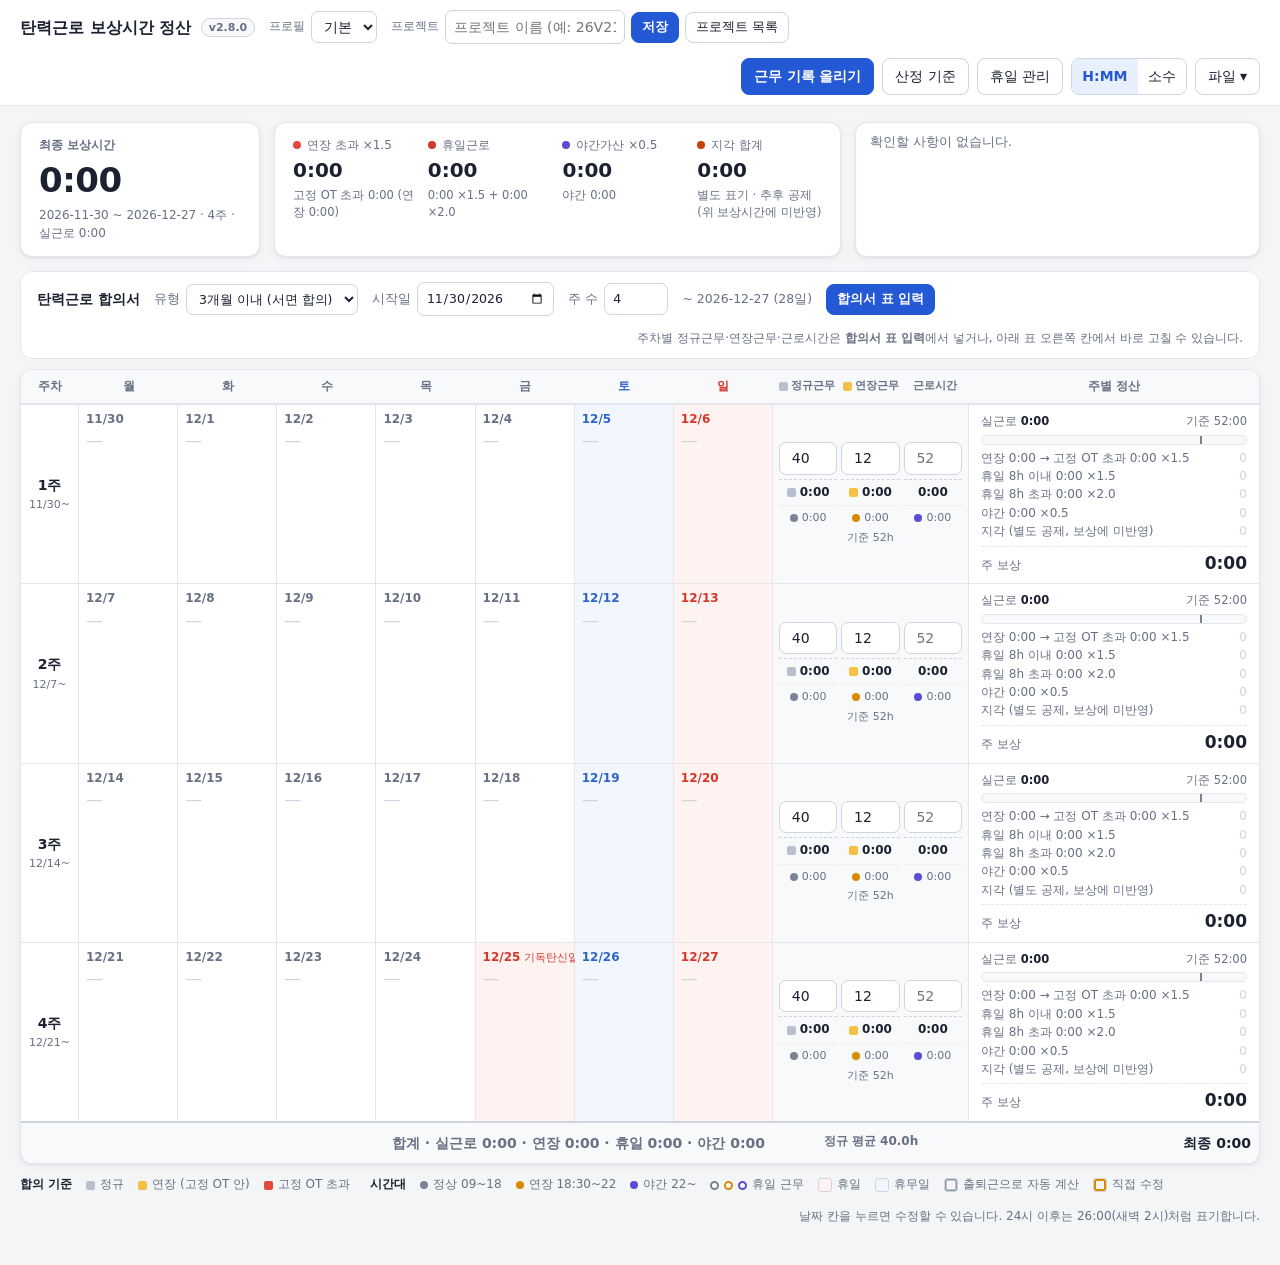
<file: index.html>
<!doctype html>
<html lang="ko">
<head>
<meta charset="utf-8">
<meta name="viewport" content="width=device-width, initial-scale=1">
<title>탄력근로 보상시간 정산</title>
<meta name="description" content="탄력근로 합의서와 근태 기록으로 연장·휴일·야간근로 보상시간을 주 단위로 정산합니다.">
<link rel="stylesheet" href="css/app.css">
</head>
<body>
<header class="topbar">
  <div class="brand">탄력근로 보상시간 정산 <button type="button" class="ver" id="btnVersion" title="변경 내역 보기">v2</button></div>
  <label class="profile" title="직원별 데이터는 이 브라우저에만 저장됩니다">
    <span class="lbl">프로필</span>
    <select id="profileSel"></select>
  </label>
  <div class="project-bar" title="프로젝트는 이 컴퓨터의 브라우저에만 저장됩니다 (서버로 보내지 않음)">
    <label for="projName" class="lbl">프로젝트</label>
    <input type="text" id="projName" list="projNames" placeholder="프로젝트 이름 (예: 26V21 마곡 BMT)" autocomplete="off">
    <datalist id="projNames"></datalist>
    <button type="button" class="btn small primary" id="btnProjSave">저장</button>
    <span id="projState" class="proj-state" aria-live="polite"></span>
    <button type="button" class="btn small" id="btnProjects">프로젝트 목록</button>
  </div>
  <div class="actions">
    <button class="btn primary" id="btnImport" title="근태 엑셀(.xlsx) 여러 개, CSV, v1 txt">근무 기록 올리기</button>
    <input type="file" id="fileImport" multiple accept=".xlsx,.xlsm,.csv,.txt" hidden>
    <button class="btn" id="btnPlan" title="계산 기준과 법적 근거 (기획서)">산정 기준</button>
    <button class="btn" id="btnHolidays">휴일 관리</button>
    <div class="seg" role="group" aria-label="시간 표시 형식">
      <button class="seg-btn" data-fmt="hm">H:MM</button><button class="seg-btn" data-fmt="dec">소수</button>
    </div>
    <details class="menu">
      <summary class="btn">파일 ▾</summary>
      <div class="menu-pop">
        <button id="btnSave">현재 작업을 파일로 받기 (.json)</button>
        <button id="btnLoad">파일 불러오기 (프로젝트·백업)</button>
        <input type="file" id="fileLoad" accept=".json,.txt" hidden>
        <button id="btnCsv">정산 결과 CSV 내보내기</button>
        <button id="btnPrint">인쇄</button>
        <hr>
        <button id="btnNewProfile">새 프로필 만들기</button>
        <button id="btnRenameProfile">프로필 이름 바꾸기</button>
        <button id="btnDeleteProfile" class="danger">현재 프로필 삭제</button>
        <button id="btnClearDays" class="danger">근무 기록 모두 지우기</button>
      </div>
    </details>
  </div>
</header>

<main>
  <section class="summary" aria-label="정산 요약">
    <div class="total-card">
      <div class="total-label">최종 보상시간</div>
      <div class="total-value" id="sumTotal">0:00</div>
      <div class="total-period" id="sumPeriod"></div>
    </div>
    <div class="parts">
      <div class="part"><span class="part-k"><i class="dot ot"></i>연장 초과 ×1.5</span><b id="sumOt">0:00</b><small id="sumOtRaw"></small></div>
      <div class="part"><span class="part-k"><i class="dot hol"></i>휴일근로</span><b id="sumHol">0:00</b><small id="sumHolRaw"></small></div>
      <div class="part"><span class="part-k"><i class="dot night"></i>야간가산 ×0.5</span><b id="sumNight">0:00</b><small id="sumNightRaw"></small></div>
      <div class="part"><span class="part-k"><i class="dot late"></i>지각 합계</span><b id="sumLate">0:00</b><small>별도 표기 · 추후 공제 (위 보상시간에 미반영)</small></div>
    </div>
    <div class="notices" id="notices"></div>
  </section>

  <section class="agreement" aria-label="탄력근로 합의서">
    <div class="ag-title">탄력근로 합의서</div>
    <label>유형
      <select id="agType">
        <option value="2w">2주 이내 (취업규칙)</option>
        <option value="3m">3개월 이내 (서면 합의)</option>
        <option value="6m">3개월 초과 6개월 이내</option>
      </select>
    </label>
    <label>시작일 <input type="date" id="agStart"></label>
    <label>주 수 <input type="number" id="agWeeks" min="1" max="27" step="1"></label>
    <span class="ag-end" id="agEnd"></span>
    <button class="btn small primary" id="btnAgEdit">합의서 표 입력</button>
    <span class="ag-hint">주차별 정규근무·연장근무·근로시간은 <b>합의서 표 입력</b>에서 넣거나, 아래 표 오른쪽 칸에서 바로 고칠 수 있습니다.</span>
  </section>

  <section class="board" id="board" aria-label="주간 정산표"></section>

  <section class="legend" aria-label="범례">
    <span class="lg-group">합의 기준</span>
    <span><i class="sq r"></i>정규</span>
    <span><i class="sq f"></i>연장 (고정 OT 안)</span>
    <span><i class="sq o"></i>고정 OT 초과</span>
    <span class="lg-group">시간대</span>
    <span><i class="dot a"></i>정상 09~18</span>
    <span><i class="dot b"></i>연장 18:30~22</span>
    <span><i class="dot c"></i>야간 22~</span>
    <span><i class="dot a ring"></i><i class="dot b ring"></i><i class="dot c ring"></i>휴일 근무</span>
    <span><i class="sw sw-hol"></i>휴일</span>
    <span><i class="sw sw-off"></i>휴무일</span>
    <span><i class="sw sw-auto"></i>출퇴근으로 자동 계산</span>
    <span><i class="sw sw-man"></i>직접 수정</span>
    <span class="legend-note">날짜 칸을 누르면 수정할 수 있습니다. 24시 이후는 26:00(새벽 2시)처럼 표기합니다.</span>
  </section>
</main>

<dialog id="dayDlg" class="dlg">
  <form method="dialog" id="dayForm">
    <h2 id="dayTitle"></h2>
    <p class="dlg-sub" id="daySub"></p>
    <div class="grid2">
      <label>출근 <input type="text" id="fIn" placeholder="09:00" inputmode="numeric"></label>
      <label>퇴근 <input type="text" id="fOut" placeholder="26:00 또는 02:00" inputmode="numeric"></label>
      <label class="span2">근태
        <select id="fLeave">
          <option value="">정상 근무</option>
          <option value="근무">정상 근무 (탄력 조정 안 함)</option>
          <option value="연차">연차 (8시간 간주)</option>
          <option value="오전반차">오전 반차 (4시간 간주)</option>
          <option value="오후반차">오후 반차 (4시간 간주)</option>
          <option value="결근">결근</option>
          <option value="탄력조정">탄력 조정일 (근무 간주, 계산 0)</option>
        </select>
      </label>
    </div>
    <fieldset>
      <legend>계산에 쓸 시간 <small id="srcNote"></small></legend>
      <div class="grid4">
        <label><i class="dot a"></i>정상 <input type="text" id="fA" inputmode="numeric"></label>
        <label><i class="dot b"></i>연장 <input type="text" id="fB" inputmode="numeric"></label>
        <label><i class="dot c"></i>야간 <input type="text" id="fC" inputmode="numeric"></label>
        <label>지각 <input type="text" id="fL" inputmode="numeric"></label>
      </div>
      <p class="dlg-ref" id="dayRef"></p>
    </fieldset>
    <div class="dlg-actions">
      <button type="button" class="btn danger ghost" id="btnDayDelete">이 날 기록 삭제</button>
      <button type="button" class="btn ghost" id="btnDayReset">직접 수정값 지우기</button>
      <span class="spacer"></span>
      <button value="cancel" class="btn">닫기</button>
      <button type="button" class="btn primary" id="btnDaySave">저장</button>
    </div>
  </form>
</dialog>

<dialog id="planDlg" class="dlg plan" aria-labelledby="planTitle">
  <div class="plan-head">
    <h2 id="planTitle">산정 기준 <small>기획서</small></h2>
    <select id="planJump" aria-label="목차로 이동"></select>
    <button type="button" class="btn" id="btnPlanClose">닫기</button>
  </div>
  <div class="plan-body">
    <nav class="plan-toc" id="planToc" aria-label="목차"></nav>
    <article class="plan-md" id="planMd"></article>
  </div>
</dialog>

<dialog id="projDlg" class="dlg wide" aria-labelledby="projTitle">
  <form method="dialog">
    <h2 id="projTitle">프로젝트 목록 <small class="dlg-sub-inline">프로필: <span id="projProfile"></span></small></h2>
    <p class="dlg-sub">이 컴퓨터의 브라우저에만 저장됩니다. 브라우저 기록을 지우면 사라질 수 있으니 가끔 <b>전체 백업 받기</b>로 파일을 받아 두세요.</p>
    <div class="proj-toolbar">
      <input type="search" id="projSearch" placeholder="프로젝트 이름 검색" aria-label="프로젝트 이름 검색">
      <button type="button" class="btn small" id="btnProjNew">새 프로젝트</button>
      <button type="button" class="btn small" id="btnProjImport">파일 불러오기</button>
      <button type="button" class="btn small" id="btnProjBackup">전체 백업 받기</button>
    </div>
    <div class="proj-list" id="projList"></div>
    <div class="dlg-actions"><span class="spacer"></span><button value="close" class="btn primary">닫기</button></div>
  </form>
</dialog>

<dialog id="verDlg" class="dlg">
  <form method="dialog">
    <h2>변경 내역</h2>
    <div class="ver-list" id="verList"></div>
    <div class="dlg-actions"><span class="spacer"></span><button value="close" class="btn primary">닫기</button></div>
  </form>
</dialog>

<dialog id="holDlg" class="dlg">
  <form method="dialog">
    <h2>휴일 관리</h2>
    <p class="dlg-sub">「관공서의 공휴일에 관한 규정」(2026.4.30 개정) 기준 공휴일과 대체공휴일을 자동으로 넣었습니다. 임시공휴일이나 회사 휴일은 아래에서 추가하고, 휴일이 아닌 날은 체크를 해제하세요.</p>
    <div class="hol-year"><label>연도 <select id="holYear"></select></label></div>
    <ul class="hol-list" id="holList"></ul>
    <div class="hol-add">
      <input type="date" id="holDate"> <input type="text" id="holName" placeholder="이름 (예: 임시공휴일, 창립기념일)">
      <button type="button" class="btn small" id="btnHolAdd">추가</button>
    </div>
    <div class="dlg-actions"><span class="spacer"></span><button value="close" class="btn primary">닫기</button></div>
  </form>
</dialog>

<dialog id="agDlg" class="dlg wide">
  <form method="dialog">
    <h2>합의서 표 입력</h2>
    <p class="dlg-sub">합의서 표 오른쪽의 <b>정규근무 · 연장근무 · 근로시간</b>을 주차별로 입력하세요. 엑셀·한글 표에서 여러 칸을 복사해 첫 칸에 붙여넣으면 한 번에 채워집니다.</p>
    <div class="ag-dlg-top">
      <label>시작일 <input type="date" id="agDlgStart"></label>
      <span class="ag-dlg-range" id="agDlgRange"></span>
    </div>
    <div class="ag-table-wrap">
      <table class="ag-table">
        <thead>
          <tr><th scope="col">주차</th><th scope="col">기간</th><th scope="col"><i class="sq r"></i> 정규근무<small>(h)</small></th><th scope="col"><i class="sq f"></i> 연장근무<small>(h)</small></th><th scope="col">근로시간<small>(h)</small></th><th scope="col">계산 기준</th></tr>
        </thead>
        <tbody id="agRows"></tbody>
        <tfoot id="agFoot"></tfoot>
      </table>
    </div>
    <div class="dlg-actions">
      <button type="button" class="btn small" id="btnAgAdd">+ 주 추가</button>
      <button type="button" class="btn small ghost" id="btnAgRemove">마지막 주 삭제</button>
      <span class="spacer"></span>
      <button value="cancel" class="btn">취소</button>
      <button type="button" class="btn primary" id="btnAgApply">적용</button>
    </div>
  </form>
</dialog>

<div id="toasts" aria-live="polite"></div>

<script src="js/version.js"></script>
<script src="js/markdown.js"></script>
<script src="js/plan-content.js"></script>
<script src="js/holidays.js"></script>
<script src="js/calc.js"></script>
<script src="js/xlsx-lite.js"></script>
<script src="js/io.js"></script>
<script src="js/projects.js"></script>
<script src="js/app.js"></script>
</body>
</html>
</file>
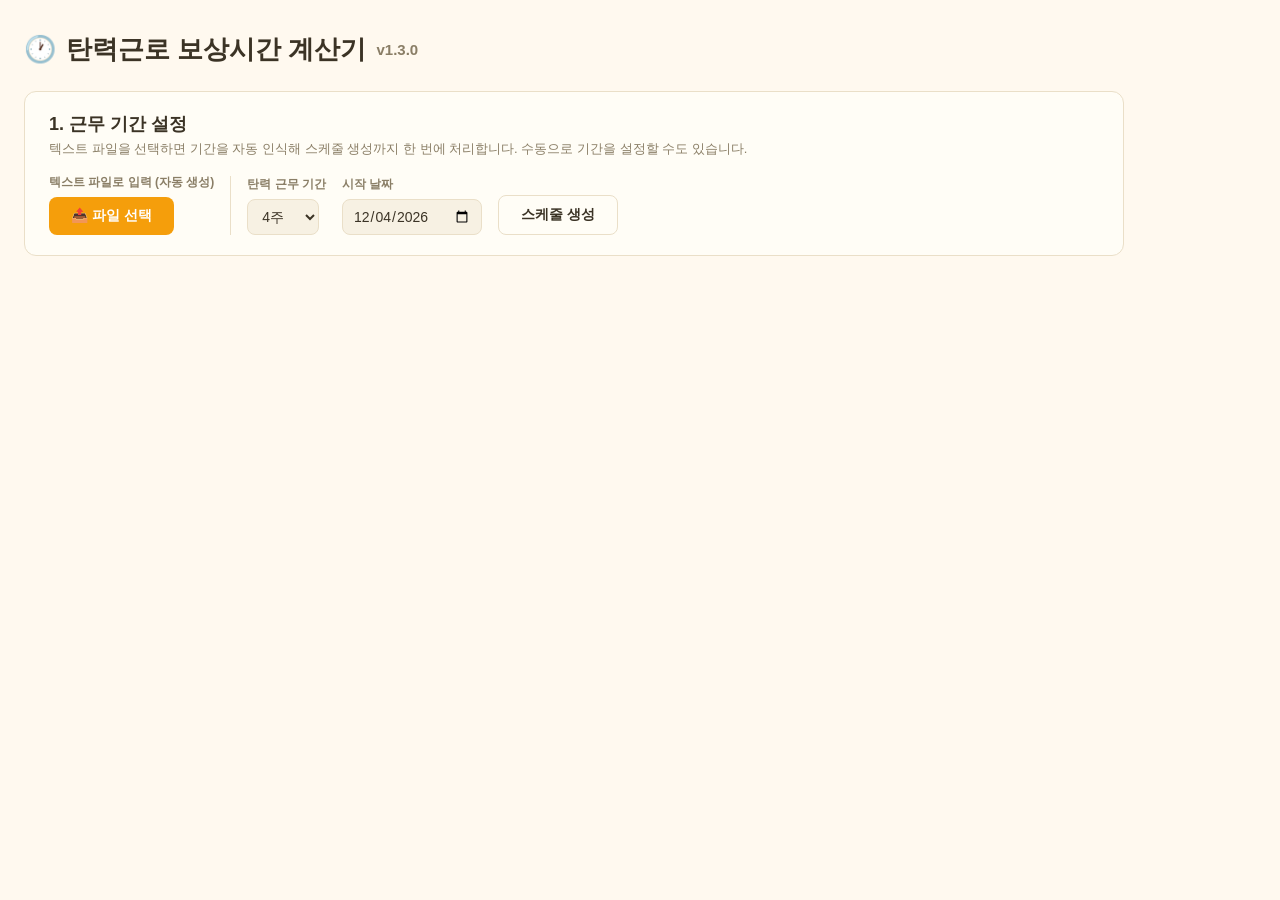
<file: v1/index.html>
<!DOCTYPE html>
<html lang="ko">
<head>
<meta charset="UTF-8">
<meta name="viewport" content="width=device-width, initial-scale=1.0">
<title>탄력근로 보상시간 계산기 v1.3.0</title>
<style>
  :root {
    --bg: #FFF9EF;
    --card: #FFFDF6;
    --border: #EADFC8;
    --primary: #F59E0B;
    --primary-dark: #D97706;
    --text: #3B3325;
    --muted: #8A7E66;
    --red: #DC2626;
    --week-head: #FBF3E0;
    --input-bg: #F7F1E3;
  }
  * { box-sizing: border-box; }
  body {
    margin: 0; padding: 24px;
    background: var(--bg); color: var(--text);
    font-family: "Malgun Gothic", "Apple SD Gothic Neo", sans-serif;
    font-size: 14px;
  }
  h1 { font-size: 26px; display: flex; align-items: center; gap: 10px; margin: 8px 0 24px; }
  h1 .clock { color: var(--primary); }
  h2 { font-size: 18px; margin: 0 0 4px; }
  .desc { color: var(--muted); font-size: 13px; margin-bottom: 16px; }
  .card {
    background: var(--card); border: 1px solid var(--border);
    border-radius: 12px; padding: 20px 24px; margin-bottom: 24px;
    max-width: 1100px;
  }
  label.fld { display: block; font-size: 12px; color: var(--muted); margin-bottom: 6px; font-weight: bold; }
  .row { display: flex; gap: 16px; flex-wrap: wrap; align-items: flex-end; }
  select, input[type="date"], input[type="time"], input[type="text"], input[type="number"] {
    background: var(--input-bg); border: 1px solid var(--border); border-radius: 8px;
    padding: 8px 10px; font-size: 14px; color: var(--text); font-family: inherit;
  }
  button {
    border: none; border-radius: 8px; padding: 10px 22px; font-size: 14px;
    cursor: pointer; font-family: inherit; font-weight: bold;
  }
  .btn-primary { background: var(--primary); color: #fff; }
  .btn-primary:hover { background: var(--primary-dark); }
  .btn-ghost { background: var(--card); border: 1px solid var(--border); color: var(--text); }
  .btn-ghost:hover { background: var(--input-bg); }
  table { border-collapse: collapse; width: 100%; }
  th, td { padding: 8px 6px; text-align: center; }
  thead th {
    font-size: 12px; color: var(--muted);
    position: sticky; top: 0; z-index: 5;
    background: var(--card);
    box-shadow: 0 1px 0 var(--border);
  }
  tbody tr.day-row { border-bottom: 1px solid #F3EAD5; }
  tr.week-head td {
    background: var(--week-head); font-weight: bold; padding: 10px;
    border-top: 2px solid var(--border);
  }
  tr.week-summary td { background: var(--week-head); padding: 10px; }
  .sunday { color: var(--red); }
  .holiday-bg { background: #FFF3F0; }
  .calc-cell { font-variant-numeric: tabular-nums; }
  .manual-input { width: 72px; text-align: center; }
  .manual-input.edited { border-color: var(--primary); background: #FFF1DC; }
  .reset-manual {
    border: none; background: none; cursor: pointer; color: var(--primary-dark);
    font-size: 14px; padding: 0 2px; display: none; vertical-align: middle;
  }
  .reset-manual.show { display: inline; }
  .time-input { width: 110px; }
  .prepaid-input { width: 80px; text-align: center; font-weight: bold; }
  .actions { display: flex; gap: 10px; margin-top: 16px; }
  .badge {
    display: inline-block; background: #FDE4C8; color: #B45309;
    border-radius: 6px; font-size: 10px; padding: 1px 6px; margin-left: 4px;
    vertical-align: middle; white-space: nowrap;
  }
  .next-day {
    display: inline-block; background: #E0ECFF; color: #1D4ED8;
    border-radius: 6px; font-size: 10px; padding: 1px 6px; margin-left: 4px;
    vertical-align: middle;
  }
  .wk-total { font-variant-numeric: tabular-nums; }
  .wk-total.over52 { color: var(--primary-dark); }
  .wk-total.over64 { color: var(--red); }
  #parseReport {
    margin-top: 14px; font-size: 13px; line-height: 1.7;
    background: var(--week-head); border: 1px solid var(--border);
    border-radius: 8px; padding: 10px 14px; display: none;
  }
  #parseReport .fail { color: var(--red); }
  /* 토스트 */
  #toasts { position: fixed; top: 16px; right: 16px; z-index: 100; display: flex; flex-direction: column; gap: 8px; }
  .toast {
    background: #3B3325; color: #fff; padding: 10px 16px; border-radius: 8px;
    box-shadow: 0 4px 12px rgba(0,0,0,.25); font-size: 13px; max-width: 340px;
    opacity: 0; transition: opacity .3s;
  }
  .toast.show { opacity: 1; }
  .toast.error { background: var(--red); }
  .toast.success { background: #15803D; }
  /* 결과 */
  #results table th, #results table td { border-bottom: 1px solid #F3EAD5; font-variant-numeric: tabular-nums; }
  #results .desc { display: flex; justify-content: space-between; align-items: center; gap: 12px; flex-wrap: wrap; }
  tr.excluded td { color: var(--muted); background: #FAF6EC; font-style: italic; }
  .cards { display: flex; gap: 14px; flex-wrap: wrap; margin-top: 18px; }
  .stat {
    flex: 1; min-width: 180px; background: var(--week-head);
    border: 1px solid var(--border); border-radius: 10px; padding: 14px;
  }
  .stat .label { font-size: 12px; color: var(--muted); }
  .stat .value { font-size: 22px; font-weight: bold; margin-top: 6px; }
  .stat.net .value { color: var(--primary-dark); }
  .warn { color: var(--red); font-weight: bold; }
  .footnote { color: var(--muted); font-size: 12px; margin-top: 14px; line-height: 1.6; }
  .neg { color: var(--red); }
</style>
</head>
<body>

<div id="toasts"></div>

<h1><span class="clock">&#128336;</span> 탄력근로 보상시간 계산기 <span style="font-size:15px;color:var(--muted)">v1.3.0</span></h1>

<div class="card">
  <h2>1. 근무 기간 설정</h2>
  <div class="desc">텍스트 파일을 선택하면 기간을 자동 인식해 스케줄 생성까지 한 번에 처리합니다. 수동으로 기간을 설정할 수도 있습니다.</div>
  <div class="row">
    <div>
      <label class="fld">텍스트 파일로 입력 (자동 생성)</label>
      <button class="btn-primary" id="btnTxt">&#128228; 파일 선택</button>
      <input type="file" id="txtFile" accept=".txt" style="display:none">
    </div>
    <div style="border-left:1px solid var(--border); padding-left:16px">
      <label class="fld">탄력 근무 기간</label>
      <select id="periodWeeks"></select>
    </div>
    <div>
      <label class="fld">시작 날짜</label>
      <input type="date" id="startDate">
    </div>
    <div>
      <button class="btn-ghost" id="btnGenerate">스케줄 생성</button>
    </div>
  </div>
  <div id="parseReport"></div>
</div>

<div class="card" id="scheduleCard" style="display:none">
  <h2>2. 근무 시간 입력 및 결과 확인</h2>
  <div class="desc">각 요일의 근무 시작/종료 시간을 입력하세요. 인정 근무시간/야간근로는 자동 계산되며 직접 수정할 수 있습니다(수정한 칸은 주황색으로 표시되고 ↺로 자동값 복원). 자정을 넘긴 퇴근은 익일 시각으로 입력하면 +1일로 표시됩니다.</div>
  <table id="scheduleTable">
    <thead>
      <tr>
        <th>날짜</th><th>공휴일</th><th>요일</th>
        <th>시작 시간</th><th>종료 시간</th>
        <th>총 근무시간</th><th>야간근로</th>
        <th>인정 근무시간</th><th>인정 야간근로</th>
      </tr>
    </thead>
    <tbody id="scheduleBody"></tbody>
  </table>
  <div class="actions">
    <button class="btn-primary" id="btnCalc">결과 계산하기</button>
    <button class="btn-ghost" id="btnSave">&#128190; 파일로 저장</button>
    <button class="btn-ghost" id="btnLoad">&#128194; 파일에서 불러오기</button>
    <input type="file" id="jsonFile" accept=".txt,.json" style="display:none">
  </div>
</div>

<div class="card" id="results" style="display:none">
  <h2>3. 계산 결과</h2>
  <div class="desc">
    <span>주별 보상시간에서 선지급(포괄) 보상시간을 차감한 순 보상시간입니다. 가산율: 평일연장 1.5 / 휴일 1.5 / 휴일 8시간 초과 2.0 / 야간(22:00~06:00) +0.5</span>
    <label style="white-space:nowrap"><input type="checkbox" id="fmtToggle"> 소수점(h)으로 표시</label>
  </div>
  <table>
    <thead>
      <tr>
        <th>주차</th><th>총 인정근로</th><th>평일 정규</th><th>평일 연장</th>
        <th>휴일(8h 이내)</th><th>휴일 초과</th><th>야간 합계</th>
        <th>보상시간</th><th>선지급 차감</th><th>순 보상시간</th>
      </tr>
    </thead>
    <tbody id="resultBody"></tbody>
  </table>
  <div class="cards">
    <div class="stat"><div class="label">총 보상시간</div><div class="value" id="statComp">-</div></div>
    <div class="stat"><div class="label">선지급 보상 차감 합계</div><div class="value" id="statPrepaid">-</div></div>
    <div class="stat net"><div class="label">순 보상시간 합계</div><div class="value" id="statNet">-</div></div>
    <div class="stat net"><div class="label">조정 휴가시간</div><div class="value" id="statVacation">-</div></div>
  </div>
  <div class="footnote">
    · 인정 근무시간 규칙: 평일 시작 09:00 이전은 09:00으로, 종료 18:00 이전은 18:00으로 보정 · 종료 상한 익일 06:30<br>
    · 휴게 차감: 14:00 이후 종료 시 1시간, 21:00 이후 종료 시 30분 추가, 익일 06:30 도달 시 1시간 추가(야간에서 차감)<br>
    · 10분 단위 반올림(끝자리 8·9분은 올림, 그 외 버림) · 토요일은 평일(연장)로, 일요일·공휴일·지정휴일은 휴일로 처리<br>
    · 근무 기록이 전혀 없는 주차는 자동으로 계산에서 제외됩니다 · <span class="warn">⚠</span> 표시는 주 64시간(탄력근로 한도 52h + 연장 12h) 초과 주입니다.
  </div>
</div>

<script>
'use strict';

/* ===================== 상태 ===================== */
const state = {
  weeks: 4,
  startDate: null,   // 'YYYY-MM-DD'
  schedule: [],      // [week][day] = {date, start, end, manualWorked, manualNight, designated, editedWorked, editedNight}
  prepaid: [],       // [week] = {regular: 40, overtime: 12}
  sourceName: null   // 업로드한 근무일 파일명 (저장 파일명 생성에 사용)
};
let lastResults = null;          // 마지막 계산 결과 (포맷 토글 재렌더용)
let resultFmtDecimal = false;    // false: HH:MM, true: 소수점 h

const DOW_KO = ['일','월','화','수','목','금','토'];
const NIGHT_START_MIN = 22 * 60;          // 22:00
const NIGHT_END_MIN   = 24 * 60 + 6 * 60; // 익일 06:00 (법정 야간 종료)
const MAX_END_MIN     = 24 * 60 + 6 * 60 + 30; // 익일 06:30 인정 상한
const MIN_WEEKS = 2, MAX_WEEKS = 13;

/* ===================== 공휴일 (이름 포함) ===================== */
const RECURRING_HOLIDAYS = { // '월-일': 이름
  '1-1': '신정', '3-1': '삼일절', '5-1': '근로자의날', '5-5': '어린이날',
  '6-6': '현충일', '8-15': '광복절', '10-3': '개천절', '10-9': '한글날', '12-25': '성탄절'
};
const SPECIFIC_HOLIDAYS = { // '년-월-일': 이름 (설·추석·대체공휴일 등)
  '2024-2-9': '설날연휴', '2024-2-10': '설날', '2024-2-11': '설날연휴', '2024-2-12': '대체공휴일',
  '2024-4-10': '국회의원선거', '2024-5-6': '대체공휴일', '2024-5-15': '부처님오신날',
  '2024-9-16': '추석연휴', '2024-9-17': '추석', '2024-9-18': '추석연휴',
  '2025-1-27': '임시공휴일', '2025-1-28': '설날연휴', '2025-1-29': '설날', '2025-1-30': '설날연휴',
  '2025-3-3': '대체공휴일', '2025-5-6': '대체공휴일', '2025-6-3': '대통령선거',
  '2025-10-6': '추석', '2025-10-7': '추석연휴', '2025-10-8': '대체공휴일',
  '2026-2-16': '설날연휴', '2026-2-17': '설날', '2026-2-18': '설날연휴',
  '2026-3-2': '대체공휴일', '2026-5-24': '부처님오신날', '2026-5-25': '대체공휴일',
  '2026-6-3': '지방선거', '2026-8-17': '대체공휴일',
  '2026-9-24': '추석연휴', '2026-9-25': '추석', '2026-9-26': '추석연휴',
  '2026-9-28': '대체공휴일', '2026-10-5': '대체공휴일'
};

function holidayName(dateStr) {
  const [y, m, d] = dateStr.split('-').map(Number);
  return RECURRING_HOLIDAYS[m + '-' + d] || SPECIFIC_HOLIDAYS[y + '-' + m + '-' + d] || null;
}
function isPublicHoliday(dateStr) { return holidayName(dateStr) !== null; }

/* ===================== 토스트 ===================== */
function toast(msg, type) {
  const box = document.getElementById('toasts');
  const el = document.createElement('div');
  el.className = 'toast' + (type ? ' ' + type : '');
  el.textContent = msg;
  box.appendChild(el);
  requestAnimationFrame(() => el.classList.add('show'));
  setTimeout(() => {
    el.classList.remove('show');
    setTimeout(() => el.remove(), 400);
  }, 4000);
}

/* ===================== 유틸 ===================== */
function parseHHMM(str) { // 'H:MM' or 'HH:MM' → 분, 실패 시 null
  if (!str) return null;
  const m = /^(\d{1,2}):(\d{2})$/.exec(str.trim());
  if (!m) return null;
  return Number(m[1]) * 60 + Number(m[2]);
}
function fmtHM(minutes) { // 분 → 'HH:MM'
  const sign = minutes < 0 ? '-' : '';
  const abs = Math.abs(Math.round(minutes));
  return sign + String(Math.floor(abs / 60)).padStart(2, '0') + ':' + String(abs % 60).padStart(2, '0');
}
function fmtResult(minutes) { // 결과 표시: HH:MM 또는 소수점 h
  return resultFmtDecimal ? (minutes / 60).toFixed(2) + ' h' : fmtHM(minutes);
}
function dateToStr(d) {
  return d.getFullYear() + '-' + String(d.getMonth() + 1).padStart(2, '0') + '-' + String(d.getDate()).padStart(2, '0');
}
function addDaysStr(dateStr, n) {
  const d = new Date(dateStr + 'T00:00:00');
  d.setDate(d.getDate() + n);
  return dateToStr(d);
}
function dayOfWeek(dateStr) { return new Date(dateStr + 'T00:00:00').getDay(); }
function roundTo10(minutes) { // 끝자리 8·9분 올림, 그 외 버림
  const last = minutes % 10;
  if (last === 8 || last === 9) return Math.ceil(minutes / 10) * 10;
  return Math.floor(minutes / 10) * 10;
}
function overlap(aStart, aEnd, bStart, bEnd) {
  const s = Math.max(aStart, bStart), e = Math.min(aEnd, bEnd);
  return e > s ? e - s : 0;
}

/* ===================== 일별 계산 ===================== */
function calcDaily(day) {
  let s = parseHHMM(day.start), e = parseHHMM(day.end);
  if (s === null || e === null) return { worked: 0, night: 0 };

  if (e <= s) e += 24 * 60;            // 자정 넘김
  if (e > MAX_END_MIN) e = MAX_END_MIN; // 인정 상한 익일 06:30
  const capped = (e === MAX_END_MIN);

  const dow = dayOfWeek(day.date);
  const isHol = isPublicHoliday(day.date) || day.designated;
  const isRegularWorkday = dow >= 1 && dow <= 5 && !isHol;

  if (isRegularWorkday) {
    if (s < 9 * 60) s = 9 * 60;        // 시작 09:00 보정
    if (e < 18 * 60) e = 18 * 60;      // 종료 최소 18:00 보정
  }
  if (s >= e) return { worked: 0, night: 0 };

  const gross = e - s;
  let grossNight = overlap(s, e, NIGHT_START_MIN, NIGHT_END_MIN)
                 + overlap(s, e, NIGHT_START_MIN + 24 * 60, NIGHT_END_MIN + 24 * 60);

  let breakMin = 0, nightBreak = 0;
  if (e > 14 * 60) breakMin += 60;     // 점심
  if (e > 21 * 60) breakMin += 30;     // 저녁
  if (capped) { breakMin += 60; nightBreak += 60; } // 심야 휴게

  const worked = Math.max(0, gross - breakMin);
  const night  = Math.max(0, grossNight - nightBreak);
  return { worked: roundTo10(worked), night: roundTo10(night) };
}

/* ===================== 주별/전체 계산 ===================== */
function performCalculations() {
  const weekly = [];
  const overall = {
    comp: 0, prepaidComp: 0, net: 0,
    regular: 0, overtime: 0, holReg: 0, holOT: 0, night: 0, total: 0
  };

  state.schedule.forEach((week, wi) => {
    let workday = 0, holReg = 0, holOT = 0, wkdayNight = 0, holNight = 0, total = 0;

    week.forEach(day => {
      const worked = parseHHMM(day.manualWorked) || 0;
      const night  = parseHHMM(day.manualNight) || 0;
      const dow = dayOfWeek(day.date);
      const isHol = isPublicHoliday(day.date) || dow === 0 || day.designated;
      total += worked;
      if (isHol) {
        holReg += Math.min(worked, 8 * 60);
        holOT  += Math.max(0, worked - 8 * 60);
        holNight += night;
      } else {
        workday += worked;
        wkdayNight += night;
      }
    });

    // 근무 기록이 전혀 없는 주차는 계산 제외
    if (total === 0) {
      weekly.push({ week: wi + 1, excluded: true });
      return;
    }

    const pre = state.prepaid[wi] || { regular: 40, overtime: 12 };
    const preRegMin = pre.regular * 60, preOTMin = pre.overtime * 60;

    const ot  = Math.max(0, workday - preRegMin);
    const reg = workday - ot;
    const night = wkdayNight + holNight;

    const comp = reg * 1.0 + ot * 1.5 + holReg * 1.5 + holOT * 2.0 + night * 0.5;
    const prepaidComp = preRegMin * 1.0 + preOTMin * 1.5;
    const net = comp - prepaidComp;

    weekly.push({ week: wi + 1, excluded: false, total, reg, ot, holReg, holOT, night, comp, prepaidComp, net });

    overall.comp += comp; overall.prepaidComp += prepaidComp; overall.net += net;
    overall.regular += reg; overall.overtime += ot; overall.holReg += holReg;
    overall.holOT += holOT; overall.night += night; overall.total += total;
  });

  overall.vacation = Math.max(0, overall.net);
  return { weekly, overall };
}

/* ===================== 스케줄 생성/렌더링 ===================== */
function hasAnyInput() {
  return state.schedule.some(week => week.some(d =>
    d.start || d.end || (d.manualWorked !== '00:00') || (d.manualNight !== '00:00') || d.designated));
}

function buildSchedule(weeks, startDate) {
  state.weeks = weeks;
  state.startDate = startDate;
  state.schedule = [];
  state.prepaid = [];
  for (let w = 0; w < weeks; w++) {
    const week = [];
    for (let d = 0; d < 7; d++) {
      const date = addDaysStr(startDate, w * 7 + d);
      week.push({
        date, start: '', end: '', manualWorked: '00:00', manualNight: '00:00',
        designated: false, editedWorked: false, editedNight: false
      });
    }
    state.schedule.push(week);
    state.prepaid.push({ regular: 40, overtime: 12 });
  }
  document.getElementById('periodWeeks').value = weeks;
  document.getElementById('startDate').value = startDate;
}

function generateSchedule() {
  const startDate = document.getElementById('startDate').value;
  if (!startDate) { toast('시작 날짜를 선택하세요.', 'error'); return; }
  if (state.schedule.length && hasAnyInput()
      && !confirm('스케줄을 새로 생성하면 입력한 근무 시간이 모두 삭제됩니다.\n계속할까요?')) return;

  buildSchedule(Number(document.getElementById('periodWeeks').value), startDate);
  renderSchedule();
  document.getElementById('results').style.display = 'none';
  document.getElementById('parseReport').style.display = 'none';
}

function renderSchedule() {
  const body = document.getElementById('scheduleBody');
  body.innerHTML = '';

  state.schedule.forEach((week, wi) => {
    const head = document.createElement('tr');
    head.className = 'week-head';
    head.innerHTML = '<td colspan="9">' + (wi + 1) + '주차</td>';
    body.appendChild(head);

    week.forEach((day, di) => {
      const dow = dayOfWeek(day.date);
      const holName = holidayName(day.date);
      const isHol = !!holName || day.designated;
      const tr = document.createElement('tr');
      tr.className = 'day-row' + (isHol ? ' holiday-bg' : '');
      tr.dataset.w = wi; tr.dataset.d = di;
      const dateLabel = day.date.slice(5).replace('-', '/');
      const sunCls = (dow === 0 || isHol) ? ' class="sunday"' : '';
      tr.innerHTML =
        '<td' + sunCls + '>' + dateLabel + (holName ? '<span class="badge">' + holName + '</span>' : '') + '</td>' +
        '<td><input type="checkbox" data-w="' + wi + '" data-d="' + di + '" class="chk-designated"' + (day.designated ? ' checked' : '') + '></td>' +
        '<td' + sunCls + '>' + DOW_KO[dow] + '</td>' +
        '<td><input type="time" class="time-input inp-start" data-w="' + wi + '" data-d="' + di + '" value="' + day.start + '"></td>' +
        '<td><input type="time" class="time-input inp-end" data-w="' + wi + '" data-d="' + di + '" value="' + day.end + '"></td>' +
        '<td class="calc-cell cell-worked">00:00</td>' +
        '<td class="calc-cell cell-night">00:00</td>' +
        '<td><input type="text" class="manual-input inp-mworked' + (day.editedWorked ? ' edited' : '') + '" data-w="' + wi + '" data-d="' + di + '" value="' + day.manualWorked + '">' +
        '<button class="reset-manual rst-worked' + (day.editedWorked ? ' show' : '') + '" data-w="' + wi + '" data-d="' + di + '" title="자동값으로 되돌리기">&#8634;</button></td>' +
        '<td><input type="text" class="manual-input inp-mnight' + (day.editedNight ? ' edited' : '') + '" data-w="' + wi + '" data-d="' + di + '" value="' + day.manualNight + '">' +
        '<button class="reset-manual rst-night' + (day.editedNight ? ' show' : '') + '" data-w="' + wi + '" data-d="' + di + '" title="자동값으로 되돌리기">&#8634;</button></td>';
      body.appendChild(tr);
      updateDayRow(tr, day, false);
    });

    const sum = document.createElement('tr');
    sum.className = 'week-summary';
    sum.dataset.w = wi;
    sum.innerHTML =
      '<td colspan="3" style="text-align:right">포괄 정규 시간(h)&nbsp;' +
      '<input type="number" class="prepaid-input pre-reg" data-w="' + wi + '" value="' + state.prepaid[wi].regular + '" min="0" step="1"></td>' +
      '<td colspan="3" style="text-align:left">포괄 연장 시간(h)&nbsp;' +
      '<input type="number" class="prepaid-input pre-ot" data-w="' + wi + '" value="' + state.prepaid[wi].overtime + '" min="0" step="1"></td>' +
      '<td colspan="3" style="text-align:right">주간 인정근로 합계&nbsp;<b class="wk-total">00:00</b></td>';
    body.appendChild(sum);
    updateWeekSummary(wi);
  });

  document.getElementById('scheduleCard').style.display = '';
  bindScheduleEvents();
}

// 주간 인정근로 실시간 합계 (52h 초과 주황 / 64h 초과 빨강+⚠)
function updateWeekSummary(wi) {
  const el = document.querySelector('tr.week-summary[data-w="' + wi + '"] .wk-total');
  if (!el) return;
  const total = state.schedule[wi].reduce((acc, d) => acc + (parseHHMM(d.manualWorked) || 0), 0);
  let txt = fmtHM(total);
  el.classList.remove('over52', 'over64');
  if (total > 64 * 60) { el.classList.add('over64'); txt += ' ⚠ 64h 초과'; }
  else if (total > 52 * 60) { el.classList.add('over52'); txt += ' · 52h 초과'; }
  el.textContent = txt;
}

// 시작/종료 변경 시 자동계산값 표시. 인정칸은 수동 수정되지 않은 경우만 덮어씀.
function updateDayRow(tr, day, fillManual) {
  const { worked, night } = calcDaily(day);
  tr.querySelector('.cell-worked').textContent = fmtHM(worked);
  tr.querySelector('.cell-night').textContent = fmtHM(night);
  if (fillManual) {
    let preserved = false;
    if (day.editedWorked) { preserved = true; }
    else {
      day.manualWorked = fmtHM(worked);
      tr.querySelector('.inp-mworked').value = day.manualWorked;
    }
    if (day.editedNight) { preserved = true; }
    else {
      day.manualNight = fmtHM(night);
      tr.querySelector('.inp-mnight').value = day.manualNight;
    }
    if (preserved) toast('수동 수정된 인정값은 유지했습니다. ↺ 버튼으로 자동값을 복원할 수 있습니다.');
  }
  // +1일 배지
  const endCell = tr.querySelector('.inp-end').parentElement;
  let badge = endCell.querySelector('.next-day');
  const s = parseHHMM(day.start), e = parseHHMM(day.end);
  const overnight = s !== null && e !== null && e <= s;
  if (overnight && !badge) {
    badge = document.createElement('span');
    badge.className = 'next-day';
    badge.textContent = '+1일';
    endCell.appendChild(badge);
  } else if (!overnight && badge) {
    badge.remove();
  }
}

function setEdited(tr, day, which, edited) { // which: 'worked' | 'night'
  const inp = tr.querySelector(which === 'worked' ? '.inp-mworked' : '.inp-mnight');
  const btn = tr.querySelector(which === 'worked' ? '.rst-worked' : '.rst-night');
  day[which === 'worked' ? 'editedWorked' : 'editedNight'] = edited;
  inp.classList.toggle('edited', edited);
  btn.classList.toggle('show', edited);
}

function bindScheduleEvents() {
  document.querySelectorAll('.inp-start, .inp-end').forEach(inp => {
    inp.addEventListener('change', ev => {
      const { w, d } = ev.target.dataset;
      const day = state.schedule[w][d];
      day[ev.target.classList.contains('inp-start') ? 'start' : 'end'] = ev.target.value;
      updateDayRow(ev.target.closest('tr'), day, true);
      updateWeekSummary(Number(w));
    });
  });
  document.querySelectorAll('.chk-designated').forEach(inp => {
    inp.addEventListener('change', ev => {
      const { w, d } = ev.target.dataset;
      const day = state.schedule[w][d];
      day.designated = ev.target.checked;
      updateDayRow(ev.target.closest('tr'), day, true);
      updateWeekSummary(Number(w));
      ev.target.closest('tr').classList.toggle('holiday-bg', ev.target.checked || isPublicHoliday(day.date));
    });
  });
  document.querySelectorAll('.inp-mworked, .inp-mnight').forEach(inp => {
    inp.addEventListener('change', ev => {
      const { w, d } = ev.target.dataset;
      const day = state.schedule[w][d];
      const isWorked = ev.target.classList.contains('inp-mworked');
      const key = isWorked ? 'manualWorked' : 'manualNight';
      if (parseHHMM(ev.target.value) === null) {
        toast('시간은 HH:MM 형식으로 입력하세요. (예: 08:30)', 'error');
        ev.target.value = day[key];
        return;
      }
      day[key] = ev.target.value;
      setEdited(ev.target.closest('tr'), day, isWorked ? 'worked' : 'night', true);
      updateWeekSummary(Number(w));
    });
  });
  document.querySelectorAll('.reset-manual').forEach(btn => {
    btn.addEventListener('click', ev => {
      const { w, d } = ev.currentTarget.dataset;
      const day = state.schedule[w][d];
      const tr = ev.currentTarget.closest('tr');
      const isWorked = ev.currentTarget.classList.contains('rst-worked');
      const r = calcDaily(day);
      if (isWorked) { day.manualWorked = fmtHM(r.worked); tr.querySelector('.inp-mworked').value = day.manualWorked; }
      else { day.manualNight = fmtHM(r.night); tr.querySelector('.inp-mnight').value = day.manualNight; }
      setEdited(tr, day, isWorked ? 'worked' : 'night', false);
      updateWeekSummary(Number(w));
    });
  });
  document.querySelectorAll('.pre-reg, .pre-ot').forEach(inp => {
    inp.addEventListener('change', ev => {
      const w = ev.target.dataset.w;
      const key = ev.target.classList.contains('pre-reg') ? 'regular' : 'overtime';
      state.prepaid[w][key] = Number(ev.target.value) || 0;
    });
  });
}

/* ===================== 결과 렌더링 ===================== */
function showResults() {
  lastResults = performCalculations();
  renderResults();
  document.getElementById('results').style.display = '';
  document.getElementById('results').scrollIntoView({ behavior: 'smooth' });
}

function renderResults() {
  if (!lastResults) return;
  const { weekly, overall } = lastResults;
  const body = document.getElementById('resultBody');
  body.innerHTML = '';

  weekly.forEach(r => {
    const tr = document.createElement('tr');
    if (r.excluded) {
      tr.className = 'excluded';
      tr.innerHTML = '<td>' + r.week + '주차</td><td colspan="9">근무 기록 없음 — 계산에서 제외</td>';
      body.appendChild(tr);
      return;
    }
    const over64 = r.total > 64 * 60;
    tr.innerHTML =
      '<td>' + r.week + '주차' + (over64 ? ' <span class="warn" title="주 64시간 초과">⚠</span>' : '') + '</td>' +
      '<td>' + fmtResult(r.total) + '</td>' +
      '<td>' + fmtResult(r.reg) + '</td>' +
      '<td>' + fmtResult(r.ot) + '</td>' +
      '<td>' + fmtResult(r.holReg) + '</td>' +
      '<td>' + fmtResult(r.holOT) + '</td>' +
      '<td>' + fmtResult(r.night) + '</td>' +
      '<td>' + fmtResult(r.comp) + '</td>' +
      '<td>' + fmtResult(r.prepaidComp) + '</td>' +
      '<td class="' + (r.net < 0 ? 'neg' : '') + '"><b>' + fmtResult(r.net) + '</b></td>';
    body.appendChild(tr);
  });

  document.getElementById('statComp').textContent = fmtResult(overall.comp);
  document.getElementById('statPrepaid').textContent = fmtResult(overall.prepaidComp);
  const netEl = document.getElementById('statNet');
  netEl.textContent = fmtResult(overall.net);
  netEl.classList.toggle('neg', overall.net < 0);
  document.getElementById('statVacation').textContent = fmtResult(overall.vacation);
}

/* ===================== 근무일.txt 파싱 ===================== */
// 파일 전체를 엔트리로 해석. "1월"/"26년 1월"/"2026년 1월" 헤더로 월(과 연도)을 추적하고,
// 연도가 명시되지 않으면 요일 대조로 자동 추론.
function parseWorkLogText(text) {
  const entries = []; // {month, day, dowKo, start, end, status, yearOffset, lineNo}
  const failed = [];  // {lineNo, line}
  let month = null, yearOffset = 0, prevMonth = null, hasMonthHeader = false;
  let baseYear = null; // 헤더에 명시된 연도 (시작 시점 기준)

  text.split('\n').forEach((raw, idx) => {
    const line = raw.replace(/\s+$/, '');
    if (!line.trim()) return;

    const mh = /^(?:(\d{2,4})\s*년\s*)?(\d{1,2})월/.exec(line.trim());
    if (mh && !line.includes('[')) {
      month = Number(mh[2]);
      hasMonthHeader = true;
      if (prevMonth !== null && month < prevMonth) yearOffset++; // 12월→1월 등 해 넘김
      prevMonth = month;
      if (mh[1] !== undefined) {
        let y = Number(mh[1]);
        if (y < 100) y += 2000;            // '26년' → 2026
        if (baseYear === null) baseYear = y - yearOffset;
      }
      return;
    }

    const dm = /^(\d{1,2})\s*\[\s*([월화수목금토일])\s*\]\s*(.*)$/.exec(line.trim());
    if (!dm) { failed.push({ lineNo: idx + 1, line: line.trim() }); return; }

    const rest = dm[3];
    const tm = /(\d{1,2}:\d{2})\s+(\d{1,2}:\d{2})/.exec(rest);
    const status = rest.replace(/(\d{1,2}:\d{2})/g, '').trim();
    entries.push({
      month, day: Number(dm[1]), dowKo: dm[2],
      start: tm ? tm[1] : null, end: tm ? tm[2] : null,
      status, yearOffset, lineNo: idx + 1
    });
  });

  return { entries, failed, hasMonthHeader, baseYear };
}

// 연도 결정: 파일에 명시된 연도를 우선 사용하고(요일 검증 통과 시),
// 없거나 검증 실패면 모든 엔트리의 (월·일·요일)이 맞아떨어지는 연도를 탐색 (올해 ±, 최근 우선)
function inferYear(entries, baseYear) {
  const dated = entries.filter(e => e.month !== null);
  const matchesAll = y => dated.every(e => {
    const d = new Date(y + e.yearOffset, e.month - 1, e.day);
    return d.getMonth() === e.month - 1 && DOW_KO[d.getDay()] === e.dowKo;
  });
  if (baseYear !== null && matchesAll(baseYear)) return baseYear;
  const cy = new Date().getFullYear();
  const candidates = [cy, cy - 1, cy + 1, cy - 2, cy - 3, cy - 4, cy - 5, cy - 6];
  for (const y of candidates) {
    if (matchesAll(y)) return y;
  }
  // 명시 연도가 있으면 일부 요일이 어긋나도 명시 연도를 신뢰
  return baseYear;
}

function applyWorkLog(text) {
  const { entries, failed, hasMonthHeader, baseYear } = parseWorkLogText(text);
  const dated = entries.filter(e => e.month !== null);

  if (!hasMonthHeader || !dated.length) {
    // 월 정보가 없으면 기존 스케줄에 일자+요일 매칭으로만 적용 (구버전 방식)
    if (!state.schedule.length) { toast('파일에 "N월" 헤더가 없어 기간을 인식할 수 없습니다. 먼저 스케줄을 생성한 뒤 다시 시도하세요.', 'error'); return false; }
    return legacyApply(entries, failed);
  }

  const year = inferYear(entries, baseYear);
  if (year === null) { toast('날짜와 요일이 일치하는 연도를 찾지 못했습니다. 파일 내용을 확인하세요.', 'error'); return; }

  if (state.schedule.length && hasAnyInput()
      && !confirm('파일을 적용하면 현재 입력된 스케줄이 새로 생성됩니다.\n계속할까요?')) return;

  // 기간: 첫 엔트리 ~ 마지막 의미있는(시간 또는 상태가 있는) 엔트리
  const toDate = e => new Date(year + e.yearOffset, e.month - 1, e.day);
  const first = toDate(dated[0]);
  const meaningful = dated.filter(e => (e.start && e.end) || e.status);
  const last = toDate(meaningful.length ? meaningful[meaningful.length - 1] : dated[dated.length - 1]);
  const totalDays = Math.round((last - first) / 86400000) + 1;
  let weeks = Math.ceil(totalDays / 7);
  let clampNote = '';
  if (weeks < MIN_WEEKS) weeks = MIN_WEEKS;
  if (weeks > MAX_WEEKS) { weeks = MAX_WEEKS; clampNote = ' (최대 ' + MAX_WEEKS + '주로 제한됨)'; }

  buildSchedule(weeks, dateToStr(first));

  // 날짜 → 스케줄 칸 매핑
  const byDate = {};
  state.schedule.forEach(week => week.forEach(day => { byDate[day.date] = day; }));

  let applied = 0, holiday = 0, absent = 0, empty = 0, outOfRange = 0;
  dated.forEach(e => {
    const dStr = dateToStr(toDate(e));
    const day = byDate[dStr];
    const hasTime = e.start && e.end;
    if (!day) { if (hasTime) outOfRange++; return; }
    if (hasTime) {
      day.start = e.start.padStart(5, '0');
      day.end = e.end.padStart(5, '0');
      const r = calcDaily(day);
      day.manualWorked = fmtHM(r.worked);
      day.manualNight = fmtHM(r.night);
      applied++;
    } else if (/휴일|휴무/.test(e.status)) holiday++;
    else if (/결근/.test(e.status)) absent++;
    else empty++;
  });

  renderSchedule();
  document.getElementById('results').style.display = 'none';

  // 파싱 리포트
  const rep = document.getElementById('parseReport');
  let html = '<b>파일 적용 결과</b> — 기간 자동 인식: ' + dateToStr(first) + ' ~ ' + dateToStr(last)
           + ' (' + year + '년, ' + weeks + '주)' + clampNote + '<br>'
           + '✅ 근무 입력 <b>' + applied + '건</b> · 휴일 ' + holiday + '건 · 결근 ' + absent + '건 · 빈 날짜 ' + empty + '건';
  if (outOfRange) html += ' · <span class="fail">기간 밖 근무 ' + outOfRange + '건</span>';
  if (failed.length) {
    html += '<br><span class="fail">⚠ 인식 실패 ' + failed.length + '건: '
          + failed.slice(0, 5).map(f => f.lineNo + '행 "' + f.line.slice(0, 20) + '"').join(', ')
          + (failed.length > 5 ? ' 외 ' + (failed.length - 5) + '건' : '') + '</span>';
  }
  rep.innerHTML = html;
  rep.style.display = '';
  toast('근무 입력 ' + applied + '건이 적용되었습니다.', 'success');
  return true;
}

function legacyApply(entries, failed) {
  let applied = 0;
  entries.forEach(e => {
    if (!(e.start && e.end)) return;
    state.schedule.forEach(week => week.forEach(day => {
      const d = new Date(day.date + 'T00:00:00');
      if (d.getDate() === e.day && DOW_KO[d.getDay()] === e.dowKo) {
        day.start = e.start.padStart(5, '0');
        day.end = e.end.padStart(5, '0');
        const r = calcDaily(day);
        day.manualWorked = fmtHM(r.worked);
        day.manualNight = fmtHM(r.night);
        applied++;
      }
    }));
  });
  renderSchedule();
  const rep = document.getElementById('parseReport');
  rep.innerHTML = '<b>파일 적용 결과</b> — 기존 스케줄에 ' + applied + '건 입력'
    + (failed.length ? ' · <span class="fail">인식 실패 ' + failed.length + '건</span>' : '');
  rep.style.display = '';
  toast('근무 입력 ' + applied + '건이 적용되었습니다.', 'success');
  return true;
}

/* ===================== 데이터 저장/불러오기 (.txt) ===================== */
// 업로드한 근무일 파일이 있으면 "원본파일명_수정_yymmdd.txt", 없으면 "탄력근로_데이터_시작일.txt"
function makeSaveName() {
  if (state.sourceName) {
    const now = new Date();
    const yymmdd = String(now.getFullYear()).slice(2)
      + String(now.getMonth() + 1).padStart(2, '0')
      + String(now.getDate()).padStart(2, '0');
    const base = state.sourceName.replace(/\.[^.]+$/, '').replace(/_수정_\d{6}$/, '');
    return base + '_수정_' + yymmdd + '.txt';
  }
  return '탄력근로_데이터_' + state.startDate + '.txt';
}
function saveJSON() {
  if (!state.schedule.length) { toast('저장할 스케줄이 없습니다.', 'error'); return; }
  const name = makeSaveName();
  const blob = new Blob([JSON.stringify(state, null, 2)], { type: 'text/plain' });
  const a = document.createElement('a');
  a.href = URL.createObjectURL(blob);
  a.download = name;
  a.click();
  URL.revokeObjectURL(a.href);
  toast('파일로 저장했습니다: ' + name, 'success');
}
function loadJSON(text) {
  try {
    const data = JSON.parse(text);
    if (!Array.isArray(data.schedule) || !Array.isArray(data.prepaid)) throw new Error('형식 오류');
    state.weeks = data.weeks; state.startDate = data.startDate;
    state.schedule = data.schedule; state.prepaid = data.prepaid;
    state.sourceName = data.sourceName || null;
    // 구버전 파일 호환: 수동수정 플래그가 없으면 false로
    state.schedule.forEach(week => week.forEach(d => {
      if (d.editedWorked === undefined) d.editedWorked = false;
      if (d.editedNight === undefined) d.editedNight = false;
    }));
    document.getElementById('periodWeeks').value = state.weeks;
    document.getElementById('startDate').value = state.startDate;
    renderSchedule();
    document.getElementById('results').style.display = 'none';
    toast('파일을 불러왔습니다.', 'success');
  } catch (e) {
    toast('파일을 읽을 수 없습니다: ' + e.message, 'error');
  }
}

/* ===================== 초기화 ===================== */
(function init() {
  const sel = document.getElementById('periodWeeks');
  for (let w = MIN_WEEKS; w <= MAX_WEEKS; w++) {
    const opt = document.createElement('option');
    opt.value = w; opt.textContent = w + '주';
    if (w === 4) opt.selected = true;
    sel.appendChild(opt);
  }
  document.getElementById('startDate').value = dateToStr(new Date());

  document.getElementById('btnGenerate').addEventListener('click', generateSchedule);
  document.getElementById('btnCalc').addEventListener('click', showResults);
  document.getElementById('btnSave').addEventListener('click', saveJSON);
  document.getElementById('btnLoad').addEventListener('click', () => document.getElementById('jsonFile').click());
  document.getElementById('btnTxt').addEventListener('click', () => document.getElementById('txtFile').click());
  document.getElementById('fmtToggle').addEventListener('change', ev => {
    resultFmtDecimal = ev.target.checked;
    renderResults();
  });

  document.getElementById('txtFile').addEventListener('change', ev => {
    const f = ev.target.files[0];
    if (!f) return;
    const reader = new FileReader();
    reader.onload = () => {
      if (applyWorkLog(reader.result)) state.sourceName = f.name;
    };
    reader.readAsText(f, 'utf-8');
    ev.target.value = '';
  });
  document.getElementById('jsonFile').addEventListener('change', ev => {
    const f = ev.target.files[0];
    if (!f) return;
    const reader = new FileReader();
    reader.onload = () => loadJSON(reader.result);
    reader.readAsText(f, 'utf-8');
    ev.target.value = '';
  });
})();
</script>
</body>
</html>
</file>
<file: css/app.css>
:root {
  --bg: #f4f5f7;
  --surface: #ffffff;
  --surface-2: #f8f9fb;
  --ink: #1b2130;
  --muted: #677084;
  --line: #e3e6ec;
  --line-strong: #cfd4dd;
  --accent: #2459d6;
  --accent-ink: #ffffff;
  --accent-soft: #e8efff;
  --hol: #d4372c;
  --hol-bg: #fff3f2;
  --off: #2e64c8;
  --off-bg: #f1f6ff;
  --out-bg: #eef0f3;
  --a: #7b8496;
  --b: #d98a05;
  --c: #5b4bd6;
  --late: #c2410c;
  --bar-reg: #b8c0cd;
  --bar-fix: #f5c046;
  --bar-over: #e2483d;
  --auto: #8a94a6;
  --man: #e08a00;
  --man-bg: #fff6e6;
  --warn-bg: #fff8e6;
  --warn-ink: #8a5a00;
  --good: #1f8a4c;
  --shadow: 0 1px 2px rgba(20, 30, 50, .06), 0 2px 8px rgba(20, 30, 50, .05);
  color-scheme: light;
}
@media (prefers-color-scheme: dark) {
  :root:not([data-theme="light"]) {
    --bg: #0f1218; --surface: #171b23; --surface-2: #1c212b; --ink: #e5e8ee; --muted: #9aa3b5;
    --line: #2a303c; --line-strong: #3a4250; --accent: #6b93ff; --accent-ink: #0f1218; --accent-soft: #1f2a44;
    --hol: #ff7b70; --hol-bg: #2a1a1b; --off: #7ea6ff; --off-bg: #172034; --out-bg: #1a1d24;
    --a: #9aa3b5; --b: #f2a93b; --c: #9d91ff; --late: #ff9a62;
    --bar-reg: #4a5263; --bar-fix: #c8962a; --bar-over: #f0645a; --auto: #8792a6; --man: #f2a93b; --man-bg: #2b2414;
    --warn-bg: #2b2414; --warn-ink: #f2c46b; --good: #4cc483;
    --shadow: 0 1px 2px rgba(0, 0, 0, .4);
    color-scheme: dark;
  }
}
:root[data-theme="dark"] {
  --bg: #0f1218; --surface: #171b23; --surface-2: #1c212b; --ink: #e5e8ee; --muted: #9aa3b5;
  --line: #2a303c; --line-strong: #3a4250; --accent: #6b93ff; --accent-ink: #0f1218; --accent-soft: #1f2a44;
  --hol: #ff7b70; --hol-bg: #2a1a1b; --off: #7ea6ff; --off-bg: #172034; --out-bg: #1a1d24;
  --a: #9aa3b5; --b: #f2a93b; --c: #9d91ff; --late: #ff9a62;
  --bar-reg: #4a5263; --bar-fix: #c8962a; --bar-over: #f0645a; --auto: #8792a6; --man: #f2a93b; --man-bg: #2b2414;
  --warn-bg: #2b2414; --warn-ink: #f2c46b; --good: #4cc483;
  --shadow: 0 1px 2px rgba(0, 0, 0, .4);
  color-scheme: dark;
}

* { box-sizing: border-box; }
html, body { margin: 0; }
body {
  background: var(--bg); color: var(--ink);
  font-family: "Pretendard", "Apple SD Gothic Neo", "Malgun Gothic", system-ui, sans-serif;
  font-size: 14px; line-height: 1.45;
  font-variant-numeric: tabular-nums;
}
button, input, select, textarea { font: inherit; color: inherit; }

/* ---------- 상단 바 ---------- */
.topbar {
  position: sticky; top: 0; z-index: 20;
  display: flex; align-items: center; gap: 14px; flex-wrap: wrap;
  padding: 10px 20px; background: var(--surface); border-bottom: 1px solid var(--line);
}
.brand { font-weight: 700; font-size: 16px; white-space: nowrap; }
.ver { font-size: 11px; color: var(--muted); font-weight: 600; margin-left: 4px; border: 1px solid var(--line-strong); background: var(--surface-2); border-radius: 10px; padding: 1px 7px; cursor: pointer; vertical-align: 2px; }
.ver:hover { color: var(--accent); border-color: var(--accent); }
.ver-list { max-height: 60vh; overflow: auto; display: flex; flex-direction: column; gap: 14px; }
.ver-list h3 { margin: 0 0 4px; font-size: 14px; }
.ver-list h3 small { color: var(--muted); font-weight: 400; margin-left: 6px; }
.ver-list h3 .cur { font-size: 11px; color: var(--accent); border: 1px solid currentColor; border-radius: 8px; padding: 0 6px; margin-left: 6px; font-weight: 600; }
.ver-list ul { margin: 0; padding-left: 18px; font-size: 13px; line-height: 1.6; }
.profile { display: flex; align-items: center; gap: 6px; }
.profile .lbl { color: var(--muted); font-size: 12px; }
.project-bar { display: flex; align-items: center; gap: 6px; flex-wrap: wrap; }
.project-bar .lbl { color: var(--muted); font-size: 12px; }
#projName { width: 180px; }
.proj-state { font-size: 11.5px; font-weight: 600; border-radius: 10px; padding: 1px 8px; }
.proj-state:empty { display: none; }
.proj-state.dirty { color: var(--warn-ink); background: var(--warn-bg); }
.proj-state.saved { color: var(--good); }
.proj-toolbar { display: flex; gap: 6px; flex-wrap: wrap; align-items: center; }
.proj-toolbar input { flex: 1; min-width: 160px; }
.dlg-sub-inline { font-size: 12px; color: var(--muted); font-weight: 500; margin-left: 6px; }
.proj-list { max-height: 55vh; overflow: auto; display: flex; flex-direction: column; gap: 8px; }
.proj-item { border: 1px solid var(--line); border-radius: 10px; padding: 10px 12px; display: grid; grid-template-columns: 1fr auto; gap: 6px 12px; }
.proj-item.current { border-color: var(--accent); box-shadow: inset 3px 0 0 var(--accent); }
.proj-name { font-weight: 700; }
.proj-cur { font-size: 11px; color: var(--accent); border: 1px solid currentColor; border-radius: 8px; padding: 0 6px; margin-left: 4px; font-weight: 600; }
.proj-meta { font-size: 12px; color: var(--muted); }
.proj-actions { display: flex; gap: 4px; flex-wrap: wrap; align-items: start; justify-content: flex-end; }
.proj-hist { grid-column: 1 / -1; list-style: none; margin: 4px 0 0; padding: 8px 0 0; border-top: 1px dashed var(--line); display: flex; flex-direction: column; gap: 6px; }
.proj-hist li { display: flex; gap: 8px; align-items: center; flex-wrap: wrap; font-size: 12.5px; }
.proj-hist li .proj-meta { flex: 1; }
@media (max-width: 720px) {
  #projName { width: 150px; }
  .proj-item { grid-template-columns: 1fr; }
  .proj-actions { justify-content: flex-start; }
}
.actions { display: flex; align-items: center; gap: 8px; margin-left: auto; flex-wrap: wrap; }

.btn {
  display: inline-flex; align-items: center; gap: 6px;
  border: 1px solid var(--line-strong); background: var(--surface); border-radius: 8px;
  padding: 7px 12px; cursor: pointer; white-space: nowrap; list-style: none;
}
.btn:hover { background: var(--surface-2); }
.btn.primary { background: var(--accent); color: var(--accent-ink); border-color: var(--accent); font-weight: 600; }
.btn.primary:hover { filter: brightness(1.06); }
.btn.small { padding: 5px 10px; font-size: 13px; }
.btn.ghost { background: transparent; }
.btn.danger { color: var(--hol); }
.btn:focus-visible, .day:focus-visible, input:focus-visible, select:focus-visible { outline: 2px solid var(--accent); outline-offset: 1px; }
select, input[type="text"], input[type="date"], input[type="number"], textarea {
  border: 1px solid var(--line-strong); background: var(--surface); border-radius: 7px; padding: 6px 8px;
}
.seg { display: inline-flex; border: 1px solid var(--line-strong); border-radius: 8px; overflow: hidden; }
.seg-btn { border: 0; background: var(--surface); padding: 7px 10px; cursor: pointer; }
.seg-btn.on { background: var(--accent-soft); color: var(--accent); font-weight: 600; }
.menu { position: relative; }
.menu summary::-webkit-details-marker { display: none; }
.menu-pop {
  position: absolute; right: 0; top: calc(100% + 6px); min-width: 230px; z-index: 30;
  background: var(--surface); border: 1px solid var(--line); border-radius: 10px; box-shadow: var(--shadow);
  padding: 6px; display: flex; flex-direction: column;
}
.menu-pop button { text-align: left; border: 0; background: none; padding: 8px 10px; border-radius: 6px; cursor: pointer; }
.menu-pop button:hover { background: var(--surface-2); }
.menu-pop .danger { color: var(--hol); }
.menu-pop hr { border: 0; border-top: 1px solid var(--line); margin: 4px 0; width: 100%; }

main { padding: 16px 20px 40px; max-width: 1560px; margin: 0 auto; }

/* ---------- 요약 ---------- */
.summary {
  display: grid; grid-template-columns: minmax(200px, 240px) minmax(540px, 1.4fr) minmax(280px, 1fr); gap: 14px; align-items: stretch;
  margin-bottom: 14px;
}
.total-card, .parts, .notices {
  background: var(--surface); border: 1px solid var(--line); border-radius: 12px; padding: 14px 18px; box-shadow: var(--shadow);
}
.total-card { min-width: 210px; }
.total-label { color: var(--muted); font-size: 12px; font-weight: 600; }
.total-value { font-size: 34px; font-weight: 750; letter-spacing: -.5px; margin: 2px 0; }
.total-value.neg { color: var(--hol); }
.total-period { color: var(--muted); font-size: 12px; }
.parts { display: grid; grid-template-columns: repeat(4, minmax(0, 1fr)); gap: 10px; }
.part { display: flex; flex-direction: column; gap: 2px; min-width: 0; }
.part-k { color: var(--muted); font-size: 12px; display: flex; align-items: center; gap: 6px; }
.part b { font-size: 20px; }
.part small { color: var(--muted); font-size: 11.5px; }
.notices { font-size: 12.5px; max-height: 150px; overflow: auto; padding: 10px 14px; }
.notices:empty::before { content: "확인할 사항이 없습니다."; color: var(--muted); }
.notice { display: flex; gap: 6px; padding: 3px 0; }
.notice.warn::before { content: "⚠"; color: var(--warn-ink); }
.notice.info::before { content: "ⓘ"; color: var(--muted); }
.notice.ok::before { content: "✓"; color: var(--good); }

.dot { display: inline-block; width: 8px; height: 8px; border-radius: 50%; flex: none; }
.dot.a { background: var(--a); } .dot.b { background: var(--b); } .dot.c { background: var(--c); }
.sq { display: inline-block; width: 9px; height: 9px; border-radius: 2px; flex: none; }
.sq.r { background: var(--bar-reg); } .sq.f { background: var(--bar-fix); } .sq.o { background: var(--bar-over); }
.legend .lg-group { font-weight: 700; color: var(--ink); margin-left: 6px; }
.legend .lg-group:first-child { margin-left: 0; }
.dot.ring { background: var(--surface); width: 9px; height: 9px; border: 2.5px solid; }
.dot.a.ring { border-color: var(--a); } .dot.b.ring { border-color: var(--b); } .dot.c.ring { border-color: var(--c); }
.dot.ot { background: var(--bar-over); } .dot.hol { background: var(--hol); } .dot.night { background: var(--c); } .dot.late { background: var(--late); }

/* ---------- 합의서 설정 줄 ---------- */
.agreement {
  display: flex; align-items: center; gap: 14px; flex-wrap: wrap;
  background: var(--surface); border: 1px solid var(--line); border-radius: 12px; padding: 10px 16px; margin-bottom: 10px;
}
.agreement label { display: flex; align-items: center; gap: 6px; color: var(--muted); font-size: 12.5px; }
.agreement label > * { color: var(--ink); }
.ag-title { font-weight: 700; }
#agWeeks { width: 64px; }
.ag-end { color: var(--muted); font-size: 12.5px; }
.ag-hint { color: var(--muted); font-size: 12px; margin-left: auto; }

/* ---------- 주간 정산표 ---------- */
.board {
  --cols: 58px repeat(7, minmax(86px, 1fr)) 196px minmax(250px, 290px);
  background: var(--surface); border: 1px solid var(--line); border-radius: 12px; box-shadow: var(--shadow);
}
.board > :last-child { border-radius: 0 0 12px 12px; }
.row { display: grid; grid-template-columns: var(--cols); border-top: 1px solid var(--line); }
.row.head {
  border-top: 0; background: var(--surface-2); position: sticky; top: var(--topbar-h, 53px); z-index: 5; border-radius: 12px 12px 0 0;
  border-bottom: 1px solid var(--line);
  font-size: 12px; color: var(--muted); font-weight: 600;
}
.row.head > div { padding: 8px 6px; text-align: center; }
.row.head .h-sun { color: var(--hol); } .row.head .h-sat { color: var(--off); }
.row.head .h-ag { display: grid; grid-template-columns: repeat(3, 1fr); gap: 4px; font-size: 11px; white-space: nowrap; padding-left: 4px; padding-right: 4px; }
.row.head .h-ag span { display: inline-flex; align-items: center; justify-content: center; gap: 3px; }
.wk {
  display: flex; flex-direction: column; align-items: center; justify-content: center; gap: 2px;
  font-weight: 700; border-right: 1px solid var(--line); padding: 6px 2px;
}
.wk small { font-weight: 500; color: var(--muted); font-size: 11px; }

.day {
  position: relative; text-align: left; cursor: pointer;
  border: 0; border-right: 1px solid var(--line); background: var(--surface);
  padding: 6px 7px 7px; min-height: 84px; display: flex; flex-direction: column; gap: 2px;
}
.day:hover { background: var(--surface-2); }
.day.t-holiday { background: var(--hol-bg); }
.day.t-offday { background: var(--off-bg); }
.day.outside { background: var(--out-bg); opacity: .75; }
.day.src-auto { box-shadow: inset 0 0 0 1.5px var(--auto); border-radius: 0; background-image: repeating-linear-gradient(135deg, transparent 0 6px, rgba(128,128,128,.07) 6px 12px); }
.day.src-manual { box-shadow: inset 0 0 0 2px var(--man); }
.d-top { display: flex; align-items: baseline; gap: 4px; font-size: 12px; color: var(--muted); }
.d-date { font-weight: 600; }
.t-holiday .d-date { color: var(--hol); }
.t-offday .d-date { color: var(--off); }
.d-hol { font-size: 10.5px; color: var(--hol); white-space: nowrap; overflow: hidden; text-overflow: ellipsis; min-width: 0; }
.d-total { font-size: 17px; font-weight: 700; line-height: 1.2; }
.d-total.empty { color: var(--line-strong); font-weight: 400; }
.d-split { display: flex; gap: 6px; font-size: 11.5px; color: var(--muted); flex-wrap: wrap; }
.d-split span { display: inline-flex; align-items: center; gap: 3px; }
.d-time { font-size: 11px; color: var(--muted); }
.d-flags { display: flex; gap: 4px; flex-wrap: wrap; margin-top: auto; }
.flag { font-size: 10.5px; border-radius: 4px; padding: 0 4px; line-height: 16px; background: var(--surface-2); color: var(--muted); border: 1px solid var(--line); }
.flag.late { color: var(--late); border-color: currentColor; background: transparent; }
.flag.leave { color: var(--accent); border-color: currentColor; background: transparent; }
.flag.warn { color: var(--warn-ink); background: var(--warn-bg); border-color: transparent; }
.flag.auto { color: var(--auto); }
.flag.man { color: var(--man); border-color: currentColor; background: transparent; }

.ag {
  border-right: 1px solid var(--line); padding: 8px 6px; display: grid; grid-template-columns: repeat(3, 1fr); gap: 4px; align-content: center;
  background: var(--surface-2);
}
.ag input { width: 100%; text-align: center; padding: 5px 2px; }
.ag input.bad { border-color: var(--warn-ink); background: var(--warn-bg); }
.ag .ag-calc { grid-column: 1 / -1; font-size: 11px; color: var(--muted); text-align: center; }
.ag .ag-calc.bad { color: var(--warn-ink); }
.ag .ag-sum.minor { border-top: 1px dotted var(--line); font-size: 11px; font-weight: 500; color: var(--muted); }
.ag .ag-over { grid-column: 1 / -1; display: flex; align-items: center; justify-content: center; gap: 4px; font-size: 11.5px; font-weight: 700; color: var(--bar-over); }
.ag .ag-sum.hol { border-top: 0; padding-top: 0; font-weight: 500; color: var(--hol); }
.ag .ag-sum { display: flex; align-items: center; justify-content: center; gap: 4px; font-size: 12px; font-weight: 600; border-top: 1px dashed var(--line-strong); padding-top: 4px; }

.st { padding: 8px 12px; display: flex; flex-direction: column; gap: 5px; justify-content: center; }
.st-bar { position: relative; height: 10px; border-radius: 5px; background: var(--surface-2); border: 1px solid var(--line); overflow: hidden; }
.st-bar span { position: absolute; top: 0; bottom: 0; }
.st-bar .r { background: var(--bar-reg); } .st-bar .f { background: var(--bar-fix); } .st-bar .o { background: var(--bar-over); }
.st-bar .mark { position: absolute; top: -2px; bottom: -2px; width: 2px; background: var(--ink); opacity: .55; }
.st-cap { display: flex; justify-content: space-between; font-size: 11.5px; color: var(--muted); }
.st-cap b { color: var(--ink); }
.st-grid { display: grid; grid-template-columns: 1fr auto; gap: 1px 10px; font-size: 12px; }
.st-grid span { color: var(--muted); }
.st-grid em { font-style: normal; text-align: right; }
.st-grid .zero { color: var(--line-strong); }
.st-total { display: flex; justify-content: space-between; align-items: baseline; border-top: 1px dashed var(--line); padding-top: 4px; }
.st-total span { font-size: 12px; color: var(--muted); }
.st-total b { font-size: 17px; }
.st-total b.neg { color: var(--hol); }
.st.excluded { color: var(--muted); font-size: 12px; align-items: center; }

.board-foot { display: grid; grid-template-columns: var(--cols); border-top: 2px solid var(--line-strong); background: var(--surface-2); font-weight: 700; }
.board-foot > div { padding: 10px 8px; }
.board-foot .ft-label { grid-column: 1 / 9; text-align: right; color: var(--muted); font-weight: 600; }
.board-foot .ft-ag { text-align: center; font-size: 12px; color: var(--muted); font-weight: 600; }

.outside-block { border-top: 1px solid var(--line); }
.outside-block > summary { cursor: pointer; padding: 10px 16px; color: var(--muted); font-size: 12.5px; background: var(--surface-2); }
.row.outside-row .wk { color: var(--muted); }

.empty-state { padding: 40px 20px; text-align: center; color: var(--muted); }
.empty-state b { color: var(--ink); }

.legend { display: flex; flex-wrap: wrap; gap: 14px; align-items: center; margin-top: 12px; font-size: 12px; color: var(--muted); }
.legend span { display: inline-flex; align-items: center; gap: 5px; }
.sw { display: inline-block; width: 14px; height: 14px; border-radius: 3px; border: 1px solid var(--line-strong); }
.sw-hol { background: var(--hol-bg); } .sw-off { background: var(--off-bg); }
.sw-auto { box-shadow: inset 0 0 0 1.5px var(--auto); }
.sw-man { box-shadow: inset 0 0 0 2px var(--man); }
.legend-note { margin-left: auto; }

/* ---------- 대화상자 ---------- */
.dlg {
  border: 1px solid var(--line); border-radius: 14px; padding: 0; width: min(520px, calc(100vw - 32px));
  background: var(--surface); color: var(--ink); box-shadow: 0 20px 50px rgba(0, 0, 0, .25);
}
.dlg::backdrop { background: rgba(10, 15, 25, .45); }
.dlg form { padding: 18px 20px; display: flex; flex-direction: column; gap: 12px; }
.dlg h2 { margin: 0; font-size: 17px; }
.dlg-sub { margin: -6px 0 0; color: var(--muted); font-size: 12.5px; }
.dlg label { display: flex; flex-direction: column; gap: 4px; font-size: 12.5px; color: var(--muted); }
.dlg label > input, .dlg label > select { color: var(--ink); }
.dlg fieldset { border: 1px solid var(--line); border-radius: 10px; padding: 10px 12px 12px; margin: 0; }
.dlg legend { font-size: 12.5px; color: var(--muted); padding: 0 4px; }
.grid2 { display: grid; grid-template-columns: 1fr 1fr; gap: 10px; }
.grid4 { display: grid; grid-template-columns: repeat(4, 1fr); gap: 8px; }
.grid4 label { flex-direction: column; }
.grid4 label .dot { display: none; }
.grid4 input { width: 100%; }
.span2 { grid-column: 1 / -1; }
.dlg-ref { margin: 8px 0 0; font-size: 12px; color: var(--muted); line-height: 1.6; }
.dlg-actions { display: flex; gap: 8px; align-items: center; flex-wrap: wrap; }
.spacer { flex: 1; }
.dlg textarea { width: 100%; font-family: ui-monospace, Menlo, Consolas, monospace; }
.hol-list { list-style: none; margin: 0; padding: 0; max-height: 300px; overflow: auto; border: 1px solid var(--line); border-radius: 8px; }
.hol-list li { display: flex; align-items: center; gap: 8px; padding: 6px 10px; border-top: 1px solid var(--line); font-size: 13px; }
.hol-list li:first-child { border-top: 0; }
.hol-list .hd { width: 104px; color: var(--muted); }
.hol-list .custom { color: var(--accent); font-size: 11px; }
.hol-list .rm { margin-left: auto; border: 0; background: none; color: var(--hol); cursor: pointer; }
.hol-list li.off .hn { text-decoration: line-through; color: var(--muted); }
.hol-add { display: flex; gap: 6px; flex-wrap: wrap; }
.hol-add input[type="text"] { flex: 1; min-width: 140px; }

.dlg.wide { width: min(720px, calc(100vw - 32px)); }
.ag-dlg-top { display: flex; align-items: center; gap: 14px; flex-wrap: wrap; }
.ag-dlg-top label { flex-direction: row; align-items: center; gap: 8px; }
.ag-dlg-range { color: var(--muted); font-size: 12.5px; }
.ag-table-wrap { max-height: 52vh; overflow: auto; border: 1px solid var(--line); border-radius: 10px; }
.ag-table { width: 100%; border-collapse: collapse; font-size: 13px; }
.ag-table th, .ag-table td { border-bottom: 1px solid var(--line); padding: 6px 8px; text-align: center; }
.ag-table thead th { position: sticky; top: 0; background: var(--surface-2); color: var(--muted); font-size: 12px; font-weight: 600; z-index: 1; }
.ag-table thead th small { font-weight: 400; margin-left: 2px; }
.ag-table tbody th { font-weight: 700; white-space: nowrap; background: var(--surface-2); }
.ag-table td.per { color: var(--muted); font-size: 12px; white-space: nowrap; }
.ag-table input { width: 72px; text-align: center; }
.ag-table input.bad { border-color: var(--warn-ink); background: var(--warn-bg); }
.ag-table td.base { font-weight: 600; white-space: nowrap; }
.ag-table td.base.bad { color: var(--warn-ink); }
.ag-table tfoot td, .ag-table tfoot th { background: var(--surface-2); font-weight: 700; border-bottom: 0; }
.ag-table tfoot .avg { color: var(--muted); font-weight: 500; font-size: 12px; }
.ag-table tfoot .over { color: var(--hol); }

/* 산정 기준 (기획서) */
.dlg.plan { width: min(1080px, calc(100vw - 24px)); height: min(92vh, 1000px); max-height: none; display: none; flex-direction: column; overflow: hidden; }
.dlg.plan[open] { display: flex; }
.plan-head { display: flex; align-items: center; gap: 10px; padding: 12px 16px; border-bottom: 1px solid var(--line); }
.plan-head h2 { margin: 0; font-size: 17px; flex: 1; white-space: nowrap; }
.plan-head h2 small { color: var(--muted); font-weight: 500; font-size: 12px; margin-left: 6px; }
#planJump { display: none; max-width: 50vw; }
.plan-body { flex: 1; min-height: 0; display: grid; grid-template-columns: 230px 1fr; }
.plan-toc { overflow: auto; border-right: 1px solid var(--line); padding: 12px 8px; font-size: 12.5px; background: var(--surface-2); }
.plan-toc a { display: block; padding: 4px 8px; border-radius: 6px; color: var(--ink); text-decoration: none; }
.plan-toc a.l3 { padding-left: 20px; color: var(--muted); font-size: 12px; }
.plan-toc a:hover { background: var(--accent-soft); color: var(--accent); }
.plan-md { overflow: auto; padding: 8px 28px 40px; font-size: 14px; line-height: 1.65; }
.plan-md h1 { font-size: 22px; margin: 16px 0 8px; }
.plan-md h2 { font-size: 18px; margin: 28px 0 8px; padding-top: 4px; border-top: 1px solid var(--line); }
.plan-md h3 { font-size: 15px; margin: 20px 0 6px; }
.plan-md hr { display: none; }
.plan-md code { font-family: ui-monospace, Menlo, Consolas, monospace; font-size: 12.5px; background: var(--surface-2); border: 1px solid var(--line); border-radius: 4px; padding: 0 4px; }
.plan-md pre { background: var(--surface-2); border: 1px solid var(--line); border-radius: 8px; padding: 12px; overflow: auto; font-size: 12.5px; line-height: 1.5; }
.plan-md pre code { border: 0; padding: 0; background: none; }
.plan-md .md-table { overflow-x: auto; margin: 8px 0 12px; }
.plan-md table { border-collapse: collapse; font-size: 13px; min-width: 60%; }
.plan-md th, .plan-md td { border: 1px solid var(--line); padding: 5px 9px; text-align: left; vertical-align: top; }
.plan-md th { background: var(--surface-2); font-weight: 600; }
.plan-md th:first-child, .plan-md td:first-child { white-space: nowrap; }
.plan-md ul, .plan-md ol { padding-left: 22px; margin: 6px 0; }
.plan-md a { color: var(--accent); }
@media (max-width: 720px) {
  .plan-body { grid-template-columns: 1fr; }
  .plan-toc { display: none; }
  #planJump { display: block; min-width: 0; flex: 1; }
  .plan-head h2 { flex: none; }
  .plan-head h2 small { display: none; }
  .plan-md { padding: 8px 16px 32px; }
}

#toasts { position: fixed; bottom: 18px; right: 18px; z-index: 100; display: flex; flex-direction: column; gap: 8px; }
.toast { background: var(--ink); color: var(--bg); padding: 10px 14px; border-radius: 9px; font-size: 13px; max-width: 380px; box-shadow: var(--shadow); opacity: 0; transform: translateY(6px); transition: .25s; }
.toast.show { opacity: 1; transform: none; }
.toast.error { background: var(--hol); color: #fff; }

/* ---------- 좁은 화면 ---------- */
@media (max-width: 1180px) {
  .summary { grid-template-columns: 1fr 1fr; }
  .notices { grid-column: 1 / -1; }
  .board { --cols: 52px repeat(7, minmax(0, 1fr)); }
  .row:not(.head) { grid-template-columns: var(--cols); }
  .row .ag { grid-column: 2 / 4; border-top: 1px solid var(--line); }
  .row .st { grid-column: 4 / -1; border-top: 1px solid var(--line); }
  .row .wk { grid-row: span 2; }
  .row.head .h-ag, .row.head .h-st { display: none; }
  .board-foot { grid-template-columns: 1fr auto auto; }
  .board-foot .ft-label { grid-column: auto; }
  .ag-hint { margin-left: 0; }
}
@media (max-width: 720px) {
  .topbar { padding: 8px 16px; }
  main { padding: 12px 16px 32px; }
  .summary { grid-template-columns: 1fr; }
  .parts { grid-template-columns: 1fr 1fr; }
  .board { --cols: 34px repeat(7, minmax(0, 1fr)); }
  .row .ag { grid-column: 2 / -1; }
  .row .st { grid-column: 2 / -1; }
  .row .wk { grid-row: span 3; font-size: 12px; }
  .row .wk small { display: none; }
  .day { min-height: 64px; padding: 4px 3px; }
  .d-total { font-size: 13px; }
  .d-split, .d-time, .d-hol { display: none; }
  .flag { font-size: 9.5px; padding: 0 2px; }
  .grid4 { grid-template-columns: 1fr 1fr; }
  .row.head { top: 0; position: static; }
  .legend-note { margin-left: 0; }
}

@media print {
  .topbar .actions, .agreement .btn, .ag-hint, .legend-note, #toasts { display: none !important; }
  .topbar { position: static; }
  .row.head { position: static; }
  body { background: #fff; }
  .board, .total-card, .parts, .notices { box-shadow: none; }
  .day { break-inside: avoid; }
  .row { break-inside: avoid; }
}
</file>
